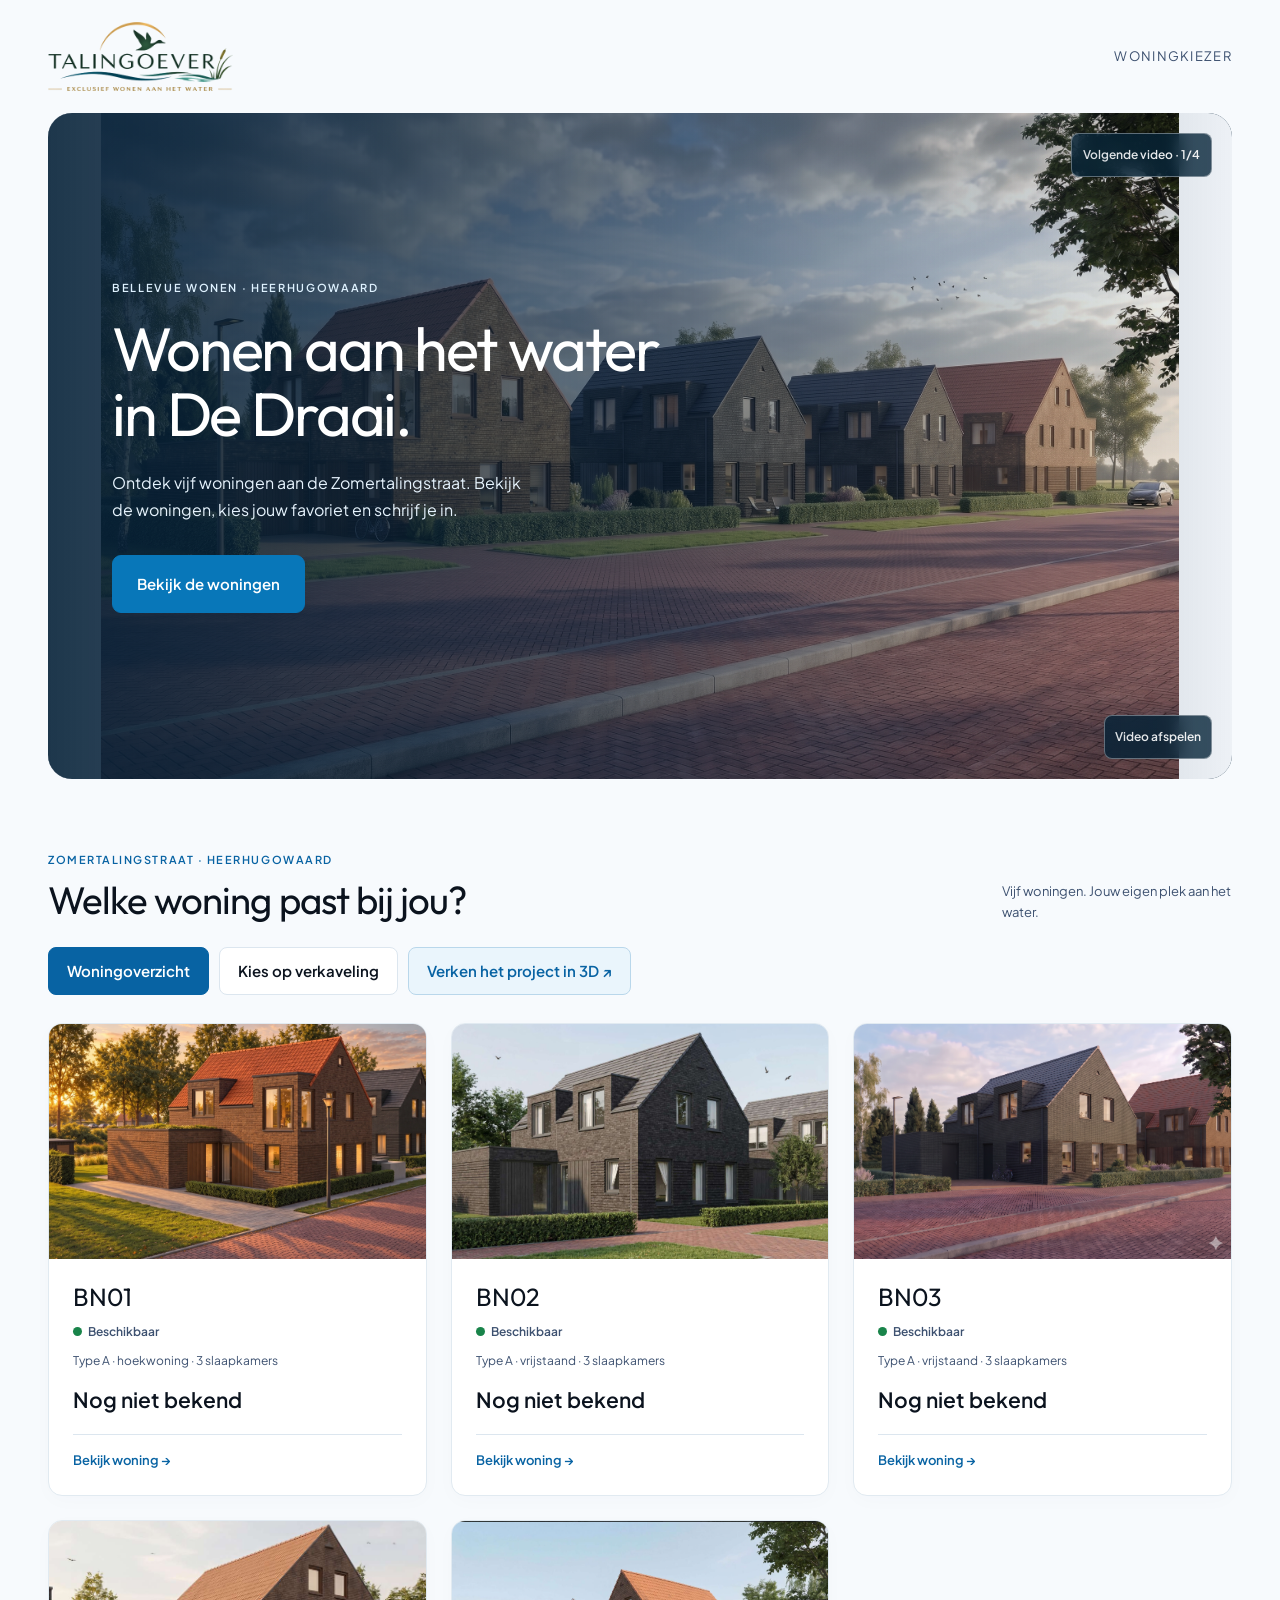
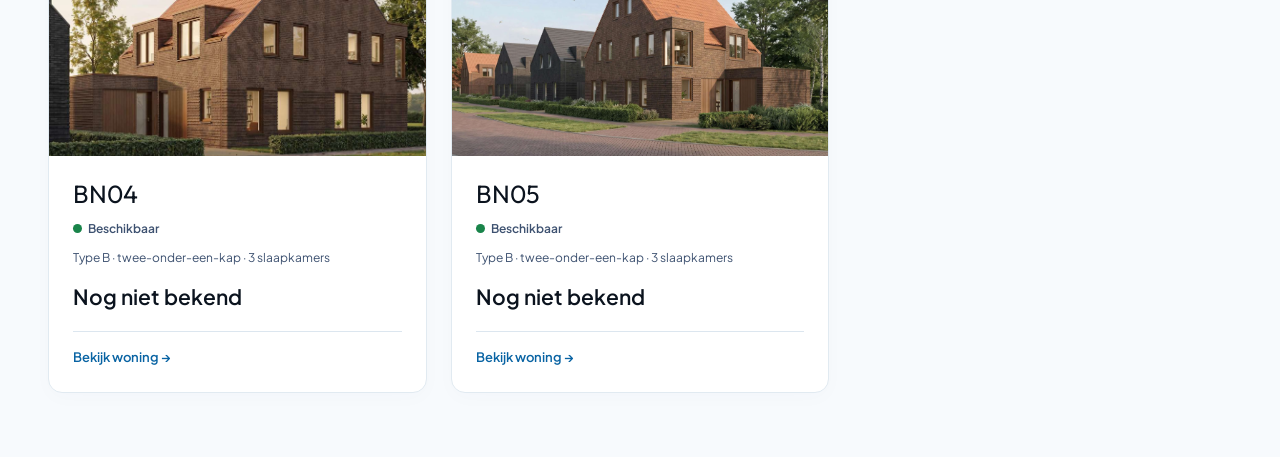
<file: index.html>
<!doctype html>
<html lang="nl">
<head>
<meta charset="utf-8">
<meta name="viewport" content="width=device-width, initial-scale=1">
<meta name="referrer" content="strict-origin-when-cross-origin">
<title>Zomertalingstraat | Bellevue Wonen</title>
<style>body{margin:0 auto;padding:clamp(8px,2vw,16px);max-width:1280px;background:#f5f8fc}</style>

<script src="./hero-loop.js"></script><style>#zt-overzicht-model .zt-download{display:inline-flex;align-items:center;justify-content:center;text-decoration:none;padding:.65em .9em;border-radius:8px;background:#0863a3;color:#fff;font-weight:600}</style></head>
<body>
<section id="zt-overzicht-model">
  <style>
    #zt-overzicht-model{color-scheme:light dark;--paper:light-dark(#f6f5f0,#1c2622);--surface:light-dark(#fff,#24312a);--ink:light-dark(#1e352e,#e7eee9);--muted:light-dark(#52665d,#b9c9c0);--line:light-dark(#d9e0d7,#41584b);--active:light-dark(#285746,#a8d3bc);--on-active:light-dark(#fff,#193329);background:var(--paper);color:var(--ink);padding:clamp(12px,3vw,26px);border-radius:14px;font:14px/1.45 system-ui,sans-serif}
    #zt-overzicht-model *{box-sizing:border-box}
    #zt-overzicht-model [hidden]{display:none!important}
    #zt-overzicht-model h2,#zt-overzicht-model h3,#zt-overzicht-model p{margin:0}
    #zt-overzicht-model h2{font:400 clamp(28px,5vw,45px)/1.08 Georgia,serif}
    #zt-overzicht-model h3{font:400 23px/1.15 Georgia,serif}
    #zt-overzicht-model .zt-small{font-size:12px;color:var(--muted)}
    #zt-overzicht-model .zt-status{display:inline-flex;align-items:center;gap:6px}
    #zt-overzicht-model .zt-available-dot{display:inline-block;flex:none;width:9px;height:9px;border-radius:50%;background:#19844a}
    #zt-overzicht-model .zt-map .zt-available-dot{margin-right:5px;vertical-align:middle}
    #zt-overzicht-model button{font:inherit;color:inherit;background:var(--surface);border:1px solid var(--line);border-radius:8px;padding:8px 11px}
    #zt-overzicht-model button[aria-pressed=true]{background:var(--active);color:var(--on-active);border-color:var(--active)}
    #zt-overzicht-model .zt-row{display:flex;flex-wrap:wrap;gap:6px;align-items:center}
    #zt-overzicht-model header{display:grid;grid-template-columns:minmax(0,1fr) minmax(0,1fr);gap:14px;align-items:center;margin:8px 0 14px}
    #zt-overzicht-model header img{width:100%;height:155px;object-fit:cover;border-radius:9px}
    #zt-overzicht-model header p{margin-top:4px}
    #zt-overzicht-model .zt-homes,#zt-overzicht-model .zt-gallery{display:grid;grid-template-columns:repeat(auto-fill,minmax(min(100%,180px),1fr));gap:9px;margin-top:9px}
    #zt-overzicht-model .zt-tile{width:100%;overflow:hidden;text-align:left;padding:0}
    #zt-overzicht-model .zt-tile img{width:100%;height:111px;object-fit:cover;display:block}
    #zt-overzicht-model .zt-tile.zt-plan img{height:160px;object-fit:contain;background:var(--paper)}
    #zt-overzicht-model .zt-label{display:grid;padding:7px 9px;gap:2px}
    #zt-overzicht-model .zt-cta{color:var(--active)}
    #zt-overzicht-model .zt-body{border:1px solid var(--line);border-radius:9px;background:var(--surface);padding:11px}
    #zt-overzicht-model .zt-price{font-size:18px;font-weight:650}
    #zt-overzicht-model .zt-body p{margin:7px 0}
    #zt-overzicht-model .zt-focus img{display:block;max-width:100%;max-height:365px;margin:9px auto;object-fit:contain}
    #zt-overzicht-model .zt-map{position:relative;margin-top:7px}
    #zt-overzicht-model .zt-map img{display:block;width:100%;height:auto}
    #zt-overzicht-model .zt-map button{position:absolute;padding:0;min-height:28px}
    @media(max-width:520px){#zt-overzicht-model header{grid-template-columns:1fr}#zt-overzicht-model header img{height:125px}}
  </style>
  <style>
    @font-face{font-family:ZT-Outfit;src:url([data-uri]) format("truetype");font-weight:400;font-display:swap}
    @font-face{font-family:ZT-Jakarta;src:url([data-uri]) format("truetype");font-weight:400;font-display:swap}
    @font-face{font-family:ZT-Jakarta;src:url([data-uri]) format("truetype");font-weight:600;font-display:swap}
    #zt-overzicht-model{color-scheme:light;--paper:#f5f8fc;--surface:#fff;--ink:#0b131e;--muted:#3d5170;--line:#dce6ef;--active:#0863a3;--on-active:#fff;--sky:#0d9df0;--pale:#eff9ff;background:radial-gradient(ellipse at 0 16%,#dff2ff 0,transparent 54%),var(--paper);font-family:ZT-Jakarta,system-ui,sans-serif;border-radius:20px}
    #zt-overzicht-model h2,#zt-overzicht-model h3{font-family:ZT-Outfit,system-ui,sans-serif;letter-spacing:-.025em}
    #zt-overzicht-model h2{font-size:clamp(28px,5vw,46px)}
    #zt-overzicht-model .zt-brand{display:flex;align-items:center;justify-content:space-between;gap:8px;padding:0 0 12px;margin:0 0 14px;border-bottom:1px solid var(--line)}
    #zt-overzicht-model .zt-brand img{display:block;width:230px;max-width:62%;height:auto}
    #zt-overzicht-model .zt-brand span{color:var(--muted);font-size:12px}
    #zt-overzicht-model header .zt-small:first-child{color:var(--active);letter-spacing:.09em;font-weight:600}
    #zt-overzicht-model header img{border-radius:24px 24px 14px 14px}
    #zt-overzicht-model button{border-radius:18px;font-weight:600}
    #zt-overzicht-model button:hover{border-color:var(--sky)}
    #zt-overzicht-model button:focus-visible{outline:2px solid var(--sky);outline-offset:2px}
    #zt-overzicht-model .zt-tile{border-radius:16px;box-shadow:0 5px 15px #0b131e08}
    #zt-overzicht-model .zt-label{padding:9px 10px 10px}
    #zt-overzicht-model .zt-label strong{font:400 17px/1.15 ZT-Outfit,system-ui,sans-serif}
    #zt-overzicht-model .zt-cta{margin-top:2px;font-weight:600}
    #zt-overzicht-model .zt-body{border-radius:16px}
    #zt-overzicht-model .zt-map button{border-radius:6px;background:#eff9ffec;color:var(--active);border-color:var(--sky)}
  </style>
  <div class="zt-brand"><img src="./logo-talingoever.png" alt="Talingoever – exclusief wonen aan het water"><span>Woningkiezer</span></div>
  <style>
    #zt-overzicht-model .zt-video{position:relative;min-width:0}
    #zt-overzicht-model .zt-video video{display:block;width:100%;height:auto;object-fit:contain;background:var(--paper)}
    #zt-overzicht-model .zt-video-toggle{position:absolute;right:9px;bottom:9px;background:#0b131ee8;color:#fff;border-color:#ffffff55;font-size:12px;padding:5px 10px}

  </style>
  <style>
    #zt-overzicht-model .zt-project-hero{min-width:0;display:grid;gap:7px;justify-items:start}
    #zt-overzicht-model .zt-project-hero > img{height:auto;object-fit:contain}
    #zt-overzicht-model .zt-project-hero .zt-video{width:100%}
    #zt-overzicht-model .zt-focus{margin-top:10px}
    #zt-overzicht-model .zt-zoom-controls{margin-bottom:8px}
    #zt-overzicht-model .zt-full-link{color:var(--active);text-underline-offset:3px}
    #zt-overzicht-model .zt-zoom-window{position:relative;max-height:710px;overflow:auto;background:var(--paper);border:1px solid var(--line);border-radius:10px}
    #zt-overzicht-model .zt-zoom-window img{display:block;width:calc(min(100%,var(--zt-fit,100%)) * var(--zt-scale,1));height:auto;max-width:none;max-height:none;margin:0 auto}
    #zt-overzicht-model .zt-focus-plan{--zt-fit:460px}
    #zt-overzicht-model .zt-zoom-controls button:disabled{opacity:.5}
    @media(max-width:520px){#zt-overzicht-model .zt-zoom-window{max-height:500px}}
  </style>
  <style>
    #zt-overzicht-model .zt-hero{position:relative;isolation:isolate;min-height:340px;display:flex;align-items:center;overflow:hidden;border-radius:20px;margin:8px 0 22px;background:#0b263c;color:#fff}
    #zt-overzicht-model .zt-hero .zt-video{position:absolute;inset:0;z-index:-2}
    #zt-overzicht-model .zt-hero .zt-video video,#zt-overzicht-model .zt-hero .zt-video img{width:100%;height:100%;object-fit:contain;border-radius:0}
    #zt-overzicht-model .zt-hero::after{content:"";position:absolute;inset:0;z-index:-1;background:linear-gradient(90deg,#061320eb,#06132080 60%,#06132020);pointer-events:none}
    #zt-overzicht-model .zt-hero-copy{padding:32px;max-width:620px}
    #zt-overzicht-model .zt-hero-copy p{margin:10px 0 18px}
    #zt-overzicht-model .zt-primary{background:#0863a3;color:white;border-color:#0863a3}
    #zt-overzicht-model .zt-register{margin-top:12px}
    #zt-overzicht-model dialog{width:min(600px,calc(100vw - 24px));max-height:90vh;overflow:auto;border:1px solid var(--line);border-radius:18px;background:var(--surface);color:var(--ink);padding:22px}
    #zt-overzicht-model dialog::backdrop{background:#061320b8}
    #zt-overzicht-model .zt-fields{display:grid;grid-template-columns:1fr 1fr;gap:12px;margin:18px 0}
    #zt-overzicht-model .zt-fields label{display:grid;gap:5px}
    #zt-overzicht-model .zt-wide{grid-column:1/-1}
    #zt-overzicht-model input,#zt-overzicht-model textarea,#zt-overzicht-model select{font:inherit;width:100%;min-width:0;padding:10px;border:1px solid var(--line);border-radius:8px;background:var(--surface);color:var(--ink)}
    #zt-overzicht-model .zt-consent{display:flex;align-items:flex-start;gap:9px;margin-bottom:15px;font-size:12px}
    #zt-overzicht-model .zt-consent input{width:auto;margin-top:3px}
    @media(max-width:520px){#zt-overzicht-model .zt-hero{min-height:300px}#zt-overzicht-model .zt-hero-copy{padding:22px}#zt-overzicht-model .zt-fields{grid-template-columns:1fr}}
  </style>
  <div data-screen></div>
  <script>
    (() => {
      const data = {"homes":[{"name":"BN01","note":null,"plans":[{"title":"Begane grond","src":"./media/plans/bouwnummers/bn01-basis.png","option":"./media/plans/bouwnummers/bn01-badkamer.png","pdf":"./media/plans/bouwnummers/bn01-bn02-bn03.pdf#page=1","optionPdf":"./media/plans/bouwnummers/bn01-bn02-bn03.pdf#page=2"},{"title":"1e verdieping","src":"./media/plans/verkoop/b-04.webp"}],"outside":["img/juist/a-hoek-voor.webp","a-hoek-water-1","a-hoek-water-2"],"inside":["img/juist/type-a-zithoek.webp","img/juist/type-a-naar-tuin.webp","img/juist/type-a-richting-voorzijde.webp","img/juist/type-a-slaapkamer.webp"],"type":"Type A · hoekwoning","bedrooms":3,"price":null,"status":"beschikbaar","floor3d":["img/juist/bn01-1e-verdieping-3d.png"]},{"name":"BN02","note":null,"plans":[{"title":"Begane grond","src":"./media/plans/bouwnummers/bn02-basis.png","option":"./media/plans/bouwnummers/bn02-badkamer.png","pdf":"./media/plans/bouwnummers/bn01-bn02-bn03.pdf#page=3","optionPdf":"./media/plans/bouwnummers/bn01-bn02-bn03.pdf#page=4"},{"title":"1e verdieping","src":"./media/plans/verkoop/b-07.webp"}],"outside":["img/juist/a1-straatzijde.png","img/juist/a1-voor.webp","img/juist/a1-tuin.webp"],"inside":["img/juist/type-a-zithoek.webp","img/juist/type-a-naar-tuin.webp","img/juist/type-a-richting-voorzijde.webp","img/juist/type-a-slaapkamer.webp"],"type":"Type A · vrijstaand","bedrooms":3,"price":null,"status":"beschikbaar","floor3d":["img/juist/bn02-bn03-1e-verdieping-3d.png"]},{"name":"BN03","note":null,"plans":[{"title":"Begane grond","src":"./media/plans/bouwnummers/bn03-basis.png","option":"./media/plans/bouwnummers/bn03-badkamer.png","pdf":"./media/plans/bouwnummers/bn01-bn02-bn03.pdf#page=5","optionPdf":"./media/plans/bouwnummers/bn01-bn02-bn03.pdf#page=6"},{"title":"1e verdieping","src":"./media/plans/verkoop/b-10.webp"}],"outside":["img/juist/a2-straatzijde-nieuw.jpg","img/juist/a2-voor.webp","img/juist/a2-tuin.webp"],"inside":["img/juist/type-a-zithoek.webp","img/juist/type-a-naar-tuin.webp","img/juist/type-a-richting-voorzijde.webp","img/juist/type-a-slaapkamer.webp"],"type":"Type A · vrijstaand","bedrooms":3,"price":null,"status":"beschikbaar","floor3d":["img/juist/bn02-bn03-1e-verdieping-3d.png"]},{"name":"BN04","note":"De badkameroptie voor BN04 is afgeleid van BN05 en wordt nog door de architect bevestigd.","plans":[{"title":"Begane grond","src":"./media/plans/b-correct/begane-grond.png","option":"./media/plans/b-correct/b-links-optie.png","pdf":"./media/plans/b-correct/b-overzicht.pdf#page=1","optionPdf":"./media/plans/b-correct/b-links-optie.pdf#page=1"},{"title":"1e verdieping","src":"./media/plans/b-correct/b-links-verdieping.png","pdf":"./media/plans/b-correct/b-overzicht.pdf#page=3"},{"title":"Zolder","src":"./media/plans/verkoop/b-14.webp"}],"outside":["img/juist/bn04-hoofdfoto.png","img/juist/b-links-voor.webp","img/juist/b-links-tuin.webp","img/juist/b-links-rechts-voor.webp"],"inside":["img/juist/b-links-interieur.webp","img/juist/b-links-interieur-2.webp","img/juist/bn04-zolder.png"],"type":"Type B · twee-onder-een-kap","bedrooms":3,"price":null,"status":"beschikbaar","floor3d":["img/juist/bn04-1e-verdieping-3d.png"]},{"name":"BN05","note":null,"plans":[{"title":"Begane grond","src":"./media/plans/b-correct/begane-grond.png","option":"./media/plans/b-correct/b-rechts-optie.png","pdf":"./media/plans/b-correct/b-overzicht.pdf#page=1","optionPdf":"./media/plans/b-correct/b-overzicht.pdf#page=2"},{"title":"1e verdieping","src":"./media/plans/b-correct/b-rechts-verdieping.png","pdf":"./media/plans/b-correct/b-overzicht.pdf#page=3"},{"title":"Zolder","src":"./media/plans/verkoop/b-18.webp"}],"outside":["img/juist/bn05-hoofdfoto.png","img/juist/b-links-rechts-voor.webp","img/juist/b-rechts-tuin.webp"],"inside":["img/juist/b-rechts-interieur.webp","img/juist/bn05-keuken-en-woonkamer.jpg","img/juist/bn05-zolder.png"],"type":"Type B · twee-onder-een-kap","bedrooms":3,"price":null,"status":"beschikbaar","floor3d":["img/juist/bn05-1e-verdieping-3d.png"]}],"photos":{"img/juist/a-hoek-voor.webp":{"title":"BN01 · vooraanzicht","src":"./media/img/juist/a-hoek-voor.webp"},"img/juist/a1-voor.webp":{"title":"BN02 · vooraanzicht","src":"./media/img/juist/a1-voor.webp"},"img/juist/a1-tuin.webp":{"title":"BN02 · tuin","src":"./media/img/juist/a1-tuin.webp"},"img/juist/a2-voor.webp":{"title":"BN03 · vooraanzicht","src":"./media/img/juist/a2-voor.webp"},"img/juist/a2-tuin.webp":{"title":"BN03 · tuin","src":"./media/img/juist/a2-tuin.webp"},"img/juist/b-links-voor.webp":{"title":"BN04 · vooraanzicht","src":"./media/img/juist/b-links-voor.webp"},"img/juist/b-links-tuin.webp":{"title":"BN04 · tuinaanzicht","src":"./media/img/juist/b-links-tuin.webp"},"img/juist/b-rechts-tuin.webp":{"title":"BN05 · tuinaanzicht","src":"./media/img/juist/bn05-tuinaanzicht.jpg"},"img/juist/b-links-rechts-voor.webp":{"title":"BN04 en BN05 · vooraanzicht","src":"./media/img/juist/b-links-rechts-voor.webp"},"img/juist/type-a-zithoek.webp":{"title":"Type A · zithoek","src":"./media/img/juist/type-a-zithoek.webp"},"img/juist/type-a-naar-tuin.webp":{"title":"Type A · interieur richting tuin","src":"./media/img/juist/type-a-naar-tuin.webp"},"img/juist/type-a-richting-voorzijde.webp":{"title":"Type A · interieur richting voorzijde","src":"./media/img/juist/type-a-richting-voorzijde.webp"},"img/juist/type-a-slaapkamer.webp":{"title":"Type A · slaapkamer richting tuin","src":"./media/img/juist/type-a-slaapkamer.webp"},"img/juist/b-links-interieur.webp":{"title":"BN04 · interieur 1","src":"./media/img/juist/b-links-interieur.webp"},"img/juist/b-links-interieur-2.webp":{"title":"BN04 · interieur 2","src":"./media/img/juist/b-links-interieur-2.webp"},"img/juist/b-rechts-interieur.webp":{"title":"BN05 · interieur","src":"./media/img/juist/b-rechts-interieur.webp"},"img/juist/project-vogelvlucht.webp":{"title":"Zomertalingstraat · vogelvlucht","src":"./media/img/juist/project-vogelvlucht.webp"},"img/juist/project-straatbeeld.webp":{"title":"Zomertalingstraat · straatbeeld","src":"./media/img/juist/project-straatbeeld.webp"},"img/juist/a1-straatzijde.png":{"title":"BN02 · straatzijde","src":"./media/img/juist/a1-straatzijde.png"},"img/juist/a2-straatzijde-nieuw.jpg":{"title":"BN03 · straatzijde","src":"./media/img/juist/bn03-hoofdfoto.png"},"a-hoek-water-1":{"title":"BN01 · vanaf het water 1","src":"./media/img/juist/a-hoek-water-1.png"},"a-hoek-water-2":{"title":"BN01 · vanaf het water 2","src":"./media/img/juist/a-hoek-water-2.png"},"img/juist/bn04-hoofdfoto.png":{"title":"BN04 · vooraanzicht","src":"./media/img/juist/bn04-hoofdfoto.png"},"img/juist/bn05-keuken-en-woonkamer.jpg":{"title":"BN05 · keuken en woonkamer","src":"./media/img/juist/bn05-keuken-en-woonkamer.jpg"},"img/juist/bn05-hoofdfoto.png":{"title":"BN05 · straatzijde","src":"./media/img/juist/bn05-hoofdfoto.png"},"img/juist/bn04-zolder.png":{"title":"BN04 · zolder","src":"./media/img/juist/bn04-zolder.png"},"img/juist/bn05-zolder.png":{"title":"BN05 · zolder","src":"./media/img/juist/bn05-zolder.png"},"img/juist/bn01-1e-verdieping-3d.png":{"title":"1e verdieping · 3D","src":"./media/img/juist/bn01-1e-verdieping-3d.png"},"img/juist/bn02-bn03-1e-verdieping-3d.png":{"title":"1e verdieping · 3D","src":"./media/img/juist/bn02-bn03-1e-verdieping-3d.png"},"img/juist/bn04-1e-verdieping-3d.png":{"title":"1e verdieping · 3D","src":"./media/img/juist/bn04-1e-verdieping-3d.png"},"img/juist/bn05-1e-verdieping-3d.png":{"title":"1e verdieping · 3D","src":"./media/img/juist/bn05-1e-verdieping-3d.png"}},"project":["img/juist/project-vogelvlucht.webp","img/juist/project-straatbeeld.webp"],"hero":"./media/img/zomertaling-straat-hero.jpg","map":"./media/img/verkaveling.png","pdf":"./media/plans/verkoop/plattegronden-zomertaling.pdf"};
      const root = document.getElementById("zt-overzicht-model");
      const screen = root.querySelector("[data-screen]");
      const bounds = [[44,155],[229,164],[423,154],[605,96],[719,96]];
      const money = new Intl.NumberFormat("nl-NL",{style:"currency",currency:"EUR",maximumFractionDigits:0});
      const price = unit => unit.price == null ? "Nog niet bekend" : money.format(unit.price) + " v.o.n.";
      const status = unit => ({beschikbaar:"Beschikbaar",optie:"In optie",verkocht:"Verkocht"}[unit.status] || "Status volgt");
      const availableDot = unit => unit.status === "beschikbaar" ? '<span class="zt-available-dot" aria-hidden="true"></span>' : "";
      const statusLabel = unit => `<span class="zt-status">${availableDot(unit)}${status(unit)}</span>`;
      const show = (label,key,value,pressed) => `<button type="button" data-${key}="${value}"${pressed===undefined?"":` aria-pressed="${pressed}"`}>${label}</button>`;
      let home = null, tab = "plans", group = "outside", option = false, expanded = null, map = false, overviewVideo = false;
      function mapView(){
        return `<div class="zt-map"><img src="${data.map}" width="849" height="436" alt="Verkaveling van vijf woningen met achtertuinen aan het water">
          ${bounds.map(([x,w],i)=>{
            const unit = data.homes[i];
            return `<button type="button" data-home="${i}" aria-label="Bekijk ${unit.name}, ${status(unit)}" style="left:${x/849*100}%;width:${w/849*100}%;top:13%;height:15%">${availableDot(unit)}${unit.name}</button>`;
          }).join("")}</div>`;
      }
      function overview(){
        return `<div class="zt-hero">
          ${videoMedia("zomertaling-waterzijde.mp4",{src:data.hero,title:"Zomertalingstraat aan het water"},"Zomertalingstraat vanaf het water")}
          <div class="zt-hero-copy"><p class="zt-small" style="color:#dff2ff">BELLEVUE WONEN · HEERHUGOWAARD</p><h2>Wonen aan het water<br>in De Draai.</h2><p>Ontdek vijf woningen aan de Zomertalingstraat. Bekijk de woningen, kies jouw favoriet en schrijf je in.</p>${show("Bekijk de woningen","browse",1)}</div>
        </div><div class="zt-section-heading"><div><p class="zt-eyebrow">ZOMERTALINGSTRAAT · HEERHUGOWAARD</p><h3 id="zt-homes-title">Welke woning past bij jou?</h3></div><p>Vijf woningen. Jouw eigen plek aan het water.</p></div>
          <div class="zt-row" role="group" aria-label="Manier van kiezen">${show("Woningoverzicht","map",0,!map)}${show("Kies op verkaveling","map",1,map)}<a href="./verken-3d/index.html" style="display:inline-flex;padding:11px 18px;border:1px solid #b9d7eb;border-radius:8px;background:#eaf5fc;color:#0863a3;text-decoration:none;font-weight:600">Verken het project in 3D ↗</a></div>
          ${map ? mapView() : `<div class="zt-homes">${data.homes.map((unit,i)=>`<button type="button" class="zt-tile" data-home="${i}">
            <img src="${data.photos[unit.outside[0]].src}" alt="">
            <span class="zt-label"><strong>${unit.name}</strong><span class="zt-small">${statusLabel(unit)}</span><span class="zt-card-type">${unit.type} · ${unit.bedrooms} slaapkamers</span><span class="zt-card-price">${price(unit)}</span><span class="zt-cta">Bekijk woning →</span></span>
          </button>`).join("")}</div>`}`;
      }
      function overviewMedia(){
        const photo = {src:data.hero,title:"Straatbeeld van de Zomertalingstraat"};
        const media = overviewVideo
          ? videoMedia("zomertaling-waterzijde.mp4", photo, "Projectimpressie vanaf het water")
          : `<img src="${photo.src}" alt="${photo.title}">`;
        return `<div class="zt-project-hero">${media}${show(overviewVideo?"Toon straatbeeld":"Bekijk video vanaf het water","film",1)}</div>`;
      }
      function heroMedia(unit){
        const photo = data.photos[unit.outside[0]];
        if(unit.name === "BN03") return videoMedia("zomertaling-waterzijde.mp4", photo, "Video-impressie van type A vanaf het water");
        if(unit.name === "BN01") return videoMedia("a-hoek-impressie.mp4", photo, "Video-impressie van de hoekwoning");
        if(unit.name === "BN02") return videoMedia("zomertaling-waterzijde.mp4", photo, "Video-impressie van type A vanaf het water");
        if(unit.name.startsWith("A-standaard")) return videoMedia("zomertaling-waterzijde.mp4", photo, "Gedeelde projectimpressie vanaf het water");
        return videoMedia("b-woningen-impressie.mp4", photo, "Video-impressie van de tweekapper");
      }
      function videoMedia(file, photo, label){
        const auto = matchMedia("(prefers-reduced-motion: reduce)").matches ? "" : " autoplay";
        return `<div class="zt-video">
          <video src="./${file}" poster="${photo.src}" muted loop playsinline${auto} preload="metadata" aria-label="${label}"></video>
          <img src="${photo.src}" alt="${photo.title}" data-video-fallback hidden>
          <button type="button" class="zt-video-toggle" data-video-toggle>Video afspelen</button>
        </div>`;
      }
      const zoomLevels = [1, 1.5, 2, 3, 4];
      let zoomIndex = 0;
      function focusedMedia(item, plans){
        const pageNumber = plans && !item.imageOnly && !item.pdf ? Number(item.src.match(/b-(\d+)\.webp$/)[1]) : null;
        const link = plans && !item.imageOnly ? (item.pdf || data.pdf + "#page=" + pageNumber) : item.src;
        return `<div class="zt-focus${plans ? " zt-focus-plan" : ""}">
          <div class="zt-row zt-zoom-controls">
            ${show(plans?"Terug naar plattegronden":"Terug naar beelden","close",1)}
            <button type="button" data-zoom="-1" aria-label="Uitzoomen" disabled>−</button>
            <span data-zoom-label aria-live="polite">100%</span>
            <button type="button" data-zoom="1" aria-label="Inzoomen">+</button>
            <a class="zt-full-link" href="${link}" target="_blank" rel="noopener">${plans && !item.imageOnly ? "Open dit blad in PDF ↗" : "Open op ware grootte ↗"}</a>
          </div>
          <div class="zt-zoom-window" data-zoom-window tabindex="0" role="region" aria-label="${item.title}">
            <img src="${item.src}" alt="${item.title}">
          </div>
        </div>`;
      }
      function zoomMedia(step){
        const area = screen.querySelector("[data-zoom-window]");
        const image = area.querySelector("img");
        if(!image.offsetWidth || !image.offsetHeight) return;
        const x = (area.scrollLeft + area.clientWidth / 2 - image.offsetLeft) / image.offsetWidth;
        const y = (area.scrollTop + area.clientHeight / 2) / image.offsetHeight;
        zoomIndex = Math.max(0, Math.min(zoomLevels.length-1, zoomIndex+step));
        const scale = zoomLevels[zoomIndex];
        area.style.setProperty("--zt-scale", scale);
        area.scrollLeft = x * image.offsetWidth + image.offsetLeft - area.clientWidth / 2;
        area.scrollTop = y * image.offsetHeight - area.clientHeight / 2;
        screen.querySelector("[data-zoom-label]").textContent = Math.round(scale*100) + "%";
        screen.querySelector('[data-zoom="-1"]').disabled = zoomIndex === 0;
        screen.querySelector('[data-zoom="1"]').disabled = zoomIndex === zoomLevels.length-1;
      }
      function detail(){
        const unit = data.homes[home], plans = tab === "plans";
        const list = plans ? unit.plans.flatMap(plan=>{
          const drawing = {title:plan.title,src:option&&plan.option?plan.option:plan.src,pdf:option&&plan.option?plan.optionPdf:plan.pdf};
          if(plan.title!=="1e verdieping") return [drawing];
          return [drawing, ...unit.floor3d.map(key=>({...data.photos[key], imageOnly:true}))];
        })
          : (group==="project"?data.project:unit[group]).map(src=>data.photos[src]);
        const tabs = show("Plattegronden","tab","plans",plans)+show("Impressies","tab","photos",!plans);
        const controls = plans
          ? show("Basis","option",0,!option)+show("Badkamer beneden","option",1,option)
          : [["outside","Buiten"],["inside","Binnen"],["floor3d","1e verdieping (3D)"],["project","Project"]].map(([key,label])=>show(label,"group",key,group===key)).join("");
        const current = list[expanded];
        const gallery = expanded!==null && current
          ? focusedMedia(current, plans)
          : list.length ? `<div class="zt-gallery">${list.map((item,i)=>`<button type="button" class="zt-tile${plans||group==="floor3d"?" zt-plan":""}" data-image="${i}">
            <img src="${item.src}" alt="" loading="lazy"><span class="zt-label">${item.title}</span></button>`).join("")}</div>`
          : "<p>Voor deze woning is geen binnenimpressie beschikbaar.</p>";
        return `${show("← Alle woningen","back",1)}
          <header><div><p class="zt-small">ZOMERTALINGSTRAAT</p><h2>${unit.name}</h2><p>${unit.type}</p>
            <p class="zt-price">${price(unit)}</p><p class="zt-small">${statusLabel(unit)} · ${unit.bedrooms} slaapkamers</p><a class="zt-primary zt-register zt-download" href="./Zomertalingstraat-inschrijfformulier.pdf" download>Download inschrijfformulier (PDF)</a></div>
            ${heroMedia(unit)}</header>
          <div class="zt-body"><div class="zt-row" role="group" aria-label="Woninginformatie">${tabs}</div>
            <p class="zt-small">${plans?"Klik op een plattegrond om te vergroten.":"Beelden van de woning en het project"}</p><div class="zt-row">${controls}</div>
            ${plans&&option&&unit.note?`<p class="zt-small">${unit.note}</p>`:""}${gallery}</div><div class="zt-mobile-register"><div><small>${unit.name}</small><strong>${price(unit)}</strong></div><a class="zt-primary zt-download" href="./Zomertalingstraat-inschrijfformulier.pdf" download>Download inschrijfformulier (PDF)</a></div>`;
      }
      function render(){
        screen.innerHTML = home===null ? overview() : detail();
        root.classList.toggle("zt-detail-open",home!==null);
        const video = screen.querySelector(".zt-video video");
        if(!video) return;
        const button = screen.querySelector("[data-video-toggle]");
        const fallback = screen.querySelector("[data-video-fallback]");
        if(home===null){window.setupHeroLoop(video,video.parentElement,button);return;}
        const updateLabel = () => { button.textContent = video.paused ? "Video afspelen" : "Video pauzeren"; };
        video.addEventListener("play", updateLabel);
        video.addEventListener("pause", updateLabel);
        video.addEventListener("error", () => {
          screen.querySelector("[data-video-next]")?.remove();
          video.hidden = true;
          button.hidden = true;
          fallback.hidden = false;
        });
        video.muted = true;
        if(video.autoplay) video.play().catch(updateLabel);
      }
      root.addEventListener("click", event=>{
        const button = event.target.closest("button");
        if(!button) return;
        if(button.hasAttribute("data-browse")){root.querySelector(".zt-homes, .zt-map")?.scrollIntoView({behavior:matchMedia("(prefers-reduced-motion: reduce)").matches?"instant":"smooth",block:"start"});return;}
        if(button.hasAttribute("data-video-next")){const video=screen.querySelector(".zt-video video");video.heroController?.next();return;}
        if(button.hasAttribute("data-video-toggle")){
          const video = screen.querySelector(".zt-video video");
          if(video.heroController){video.heroController.toggle();return;}
          if(video.paused) video.play().catch(() => {});
          else video.pause();
          return;
        }
        if(button.hasAttribute("data-zoom")){
          zoomMedia(Number(button.dataset.zoom));
          return;
        }
        const [key,value] = Object.entries(button.dataset)[0];
        const previous = home;
        if(key==="home"){home=Number(value);tab="plans";group="outside";option=false;}
        if(key==="back") home=null;
        if(key==="map") map=value==="1";
        if(key==="film") overviewVideo = !overviewVideo;
        if(key==="tab") tab=value;
        if(key==="group") group=value;
        if(key==="option") option=value==="1";
        expanded=key==="image"?Number(value):null;
        zoomIndex = 0;
        render();
        if(key==="home") root.querySelector("[data-back]")?.focus();
        else if(key==="back") root.querySelector(`[data-home="${previous}"]`)?.focus();
        else if(key==="image") root.querySelector("[data-close]")?.focus();
        else if(key==="close") root.querySelector("[data-image]")?.focus();
        else root.querySelector(`[data-${key}="${value}"]`)?.focus();
      });
      const fromHash=()=>{const m=location.hash.match(/^#bn0([1-5])$/);return m?Number(m[1])-1:null;};
      home=fromHash();
      addEventListener("hashchange",()=>{const h=fromHash();if(h!==home){home=h;tab="plans";group="outside";option=false;expanded=null;render();}});
      render();
    })();
  </script>
</section>
<style>
body{max-width:none;padding:0;background:#f7fafd}
#zt-overzicht-model{max-width:1440px;margin:auto;padding:0 48px 64px;border-radius:0;background:#f7fafd;font-size:15px;line-height:1.6}
#zt-overzicht-model .zt-brand{min-height:100px;margin:0;border:0;padding:22px 0}
#zt-overzicht-model .zt-brand img{width:185px}
#zt-overzicht-model .zt-brand span{font-size:13px;letter-spacing:.1em;text-transform:uppercase}
#zt-overzicht-model button{cursor:pointer;min-height:44px;transition:box-shadow .2s,transform .2s,border-color .2s}
#zt-overzicht-model .zt-hero{min-height:0;aspect-ratio:16/9;margin:0 0 72px;border-radius:24px;align-items:center}
#zt-overzicht-model .zt-hero .zt-video{z-index:0;position:absolute;inset:0}
#zt-overzicht-model .zt-hero::after{z-index:1;background:linear-gradient(90deg,#062138e6 0%,#06213880 54%,#06213808 100%)}
#zt-overzicht-model .zt-hero-copy{position:relative;z-index:2;max-width:700px;padding:clamp(28px,5vw,72px);pointer-events:none}
#zt-overzicht-model .zt-hero-copy button{pointer-events:auto;background:#0877b9;color:#fff;border-color:#0877b9;padding:16px 24px;border-radius:9px;margin-top:10px}
#zt-overzicht-model .zt-hero-copy h2{font-size:clamp(36px,4.8vw,68px);line-height:1.06;letter-spacing:-.035em;font-weight:500}
#zt-overzicht-model .zt-hero-copy p:not(.zt-small){font-size:16px;line-height:1.7;max-width:430px;color:#e6f3fd;margin:22px 0}
#zt-overzicht-model .zt-hero-copy .zt-small{letter-spacing:.15em;font-size:11px;font-weight:600;margin:0 0 20px}
#zt-overzicht-model .zt-hero .zt-video-toggle{position:absolute;z-index:3;bottom:20px;right:20px;background:#052337c9;color:#fff;border:1px solid #ffffff65;border-radius:8px;backdrop-filter:blur(8px)}
#zt-overzicht-model .zt-section-heading{display:flex;align-items:end;justify-content:space-between;gap:24px;margin-bottom:24px}
#zt-overzicht-model .zt-section-heading h3{font-size:clamp(28px,3vw,42px);font-weight:500;line-height:1.15;margin-top:10px}
#zt-overzicht-model .zt-section-heading>p{font-size:13px;color:var(--muted);max-width:230px}
#zt-overzicht-model .zt-eyebrow{font-size:11px;letter-spacing:.14em;color:var(--active);font-weight:700}
#zt-overzicht-model .zt-row{gap:10px;margin:16px 0}
#zt-overzicht-model .zt-row button{padding:11px 18px;border-radius:8px}
#zt-overzicht-model .zt-homes{grid-template-columns:repeat(3,minmax(0,1fr));gap:24px;margin-top:28px;scroll-margin-top:24px}
#zt-overzicht-model .zt-tile{border-radius:14px;border-color:#e1eaf1;box-shadow:0 5px 20px #143b5705}
#zt-overzicht-model .zt-homes .zt-tile:hover{transform:translateY(-5px);box-shadow:0 14px 32px #143b5714}
#zt-overzicht-model .zt-homes .zt-tile img{height:auto;aspect-ratio:16/10;object-fit:cover}
#zt-overzicht-model .zt-homes .zt-label{padding:24px;gap:10px}
#zt-overzicht-model .zt-label strong{font-size:25px;font-weight:500}
#zt-overzicht-model .zt-card-type{font-size:12px;color:var(--muted);font-weight:400}
#zt-overzicht-model .zt-card-price{font-size:21px;font-weight:700;margin-top:3px}
#zt-overzicht-model .zt-homes .zt-cta{border-top:1px solid var(--line);padding-top:15px;margin-top:7px;font-size:13px}
#zt-overzicht-model header{grid-template-columns: .8fr 1.2fr;gap:48px;margin:28px 0 48px;background:#fff;border-radius:20px;padding:36px}
#zt-overzicht-model header h2{font-size:clamp(36px,4vw,56px);margin:12px 0}
#zt-overzicht-model header p{margin-top:12px}
#zt-overzicht-model header .zt-price{font-size:28px;margin-top:24px}
#zt-overzicht-model .zt-primary{background:#0877b9;color:#fff;border-color:#0877b9;border-radius:8px;padding:14px 22px}
#zt-overzicht-model header .zt-video video{height:auto;max-height:none;object-fit:contain;border-radius:12px}
#zt-overzicht-model header .zt-video img{height:auto;object-fit:contain}
#zt-overzicht-model .zt-body{padding:28px;border-radius:20px}
#zt-overzicht-model .zt-gallery{grid-template-columns:repeat(3,minmax(0,1fr));gap:20px;margin-top:24px}
#zt-overzicht-model .zt-gallery .zt-tile img{height:auto;aspect-ratio:16/11}
#zt-overzicht-model .zt-gallery .zt-plan img{aspect-ratio:3/4;object-fit:contain}
#zt-overzicht-model .zt-gallery .zt-label{padding:16px;font-size:13px}
#zt-overzicht-model .zt-mobile-register{display:none}
@media(min-width:761px){#zt-overzicht-model .zt-homes .zt-tile{animation:zt-enter .5s both}#zt-overzicht-model .zt-homes .zt-tile:nth-child(2){animation-delay:.06s}#zt-overzicht-model .zt-homes .zt-tile:nth-child(3){animation-delay:.12s}}
@keyframes zt-enter{from{opacity:0;transform:translateY(14px)}to{opacity:1;transform:translateY(0)}}
@media(max-width:1050px){#zt-overzicht-model{padding:0 28px 48px}#zt-overzicht-model .zt-homes{grid-template-columns:repeat(2,minmax(0,1fr))}#zt-overzicht-model header{padding:24px;gap:24px}}
@media(max-width:760px){#zt-overzicht-model{padding:0 18px 40px}#zt-overzicht-model .zt-brand{min-height:80px;padding:18px 0}#zt-overzicht-model .zt-brand img{width:148px}#zt-overzicht-model .zt-brand span{font-size:10px;letter-spacing:.05em}#zt-overzicht-model .zt-hero{display:block;aspect-ratio:auto;margin:0 -18px 42px;border-radius:0;overflow:hidden}#zt-overzicht-model .zt-hero .zt-video{position:relative;aspect-ratio:16/9;width:100%}#zt-overzicht-model .zt-hero::after{display:none}#zt-overzicht-model .zt-hero-copy{padding:30px 24px 36px;max-width:none}#zt-overzicht-model .zt-hero-copy h2{font-size:42px}#zt-overzicht-model .zt-hero-copy p:not(.zt-small){font-size:14px;margin:18px 0}#zt-overzicht-model .zt-hero .zt-video-toggle{bottom:10px;right:10px;font-size:11px;min-height:36px}#zt-overzicht-model .zt-section-heading{display:block}#zt-overzicht-model .zt-section-heading>p{max-width:none;margin-top:14px}#zt-overzicht-model .zt-homes{gap:18px}#zt-overzicht-model .zt-homes .zt-label{padding:18px}#zt-overzicht-model header{grid-template-columns:1fr;gap:24px;padding:24px;margin:24px 0}#zt-overzicht-model .zt-gallery{grid-template-columns:repeat(2,minmax(0,1fr));gap:12px}#zt-overzicht-model .zt-body{padding:16px}#zt-overzicht-model.zt-detail-open{padding-bottom:116px}#zt-overzicht-model .zt-mobile-register{display:flex;align-items:center;justify-content:space-between;gap:12px;position:fixed;bottom:0;left:0;right:0;z-index:20;padding:14px 18px max(14px,env(safe-area-inset-bottom));background:#ffffffed;backdrop-filter:blur(14px);box-shadow:0 -6px 25px #082b4110;border-top:1px solid var(--line)}#zt-overzicht-model .zt-mobile-register>div{display:grid}#zt-overzicht-model .zt-mobile-register small{font-size:11px;color:var(--muted)}#zt-overzicht-model .zt-mobile-register strong{font-size:16px}#zt-overzicht-model .zt-mobile-register button{font-size:13px;padding:12px 18px}}
@media(max-width:480px){#zt-overzicht-model .zt-homes{grid-template-columns:1fr}#zt-overzicht-model .zt-gallery{grid-template-columns:1fr 1fr}#zt-overzicht-model .zt-row button{padding:10px 12px;font-size:12px}}
@media(prefers-reduced-motion:reduce){#zt-overzicht-model *,#zt-overzicht-model *::before,#zt-overzicht-model *::after{animation:none!important;transition:none!important;scroll-behavior:auto!important}}
</style>

<style>#zt-overzicht-model .zt-hero .zt-video-next{position:absolute;z-index:3;right:20px;top:20px;background:#052337c9;color:#fff;border:1px solid #ffffff65;border-radius:8px;font-size:12px;backdrop-filter:blur(8px)}@media(max-width:760px){#zt-overzicht-model .zt-hero .zt-video-next{top:10px;right:10px;font-size:11px;min-height:36px}}</style><style>#zt-overzicht-model .zt-hero .zt-video.zt-loop{aspect-ratio:16/9}#zt-overzicht-model .zt-hero .zt-loop video{position:absolute;inset:0;width:100%;height:100%;object-fit:contain;transition:opacity .8s ease-in-out}#zt-overzicht-model .zt-hero .zt-loop .zt-video-toggle,#zt-overzicht-model .zt-hero .zt-loop .zt-video-next{z-index:4}@media(prefers-reduced-motion:reduce){#zt-overzicht-model .zt-hero .zt-loop video{transition:none}}</style></body>
</html>
</file>
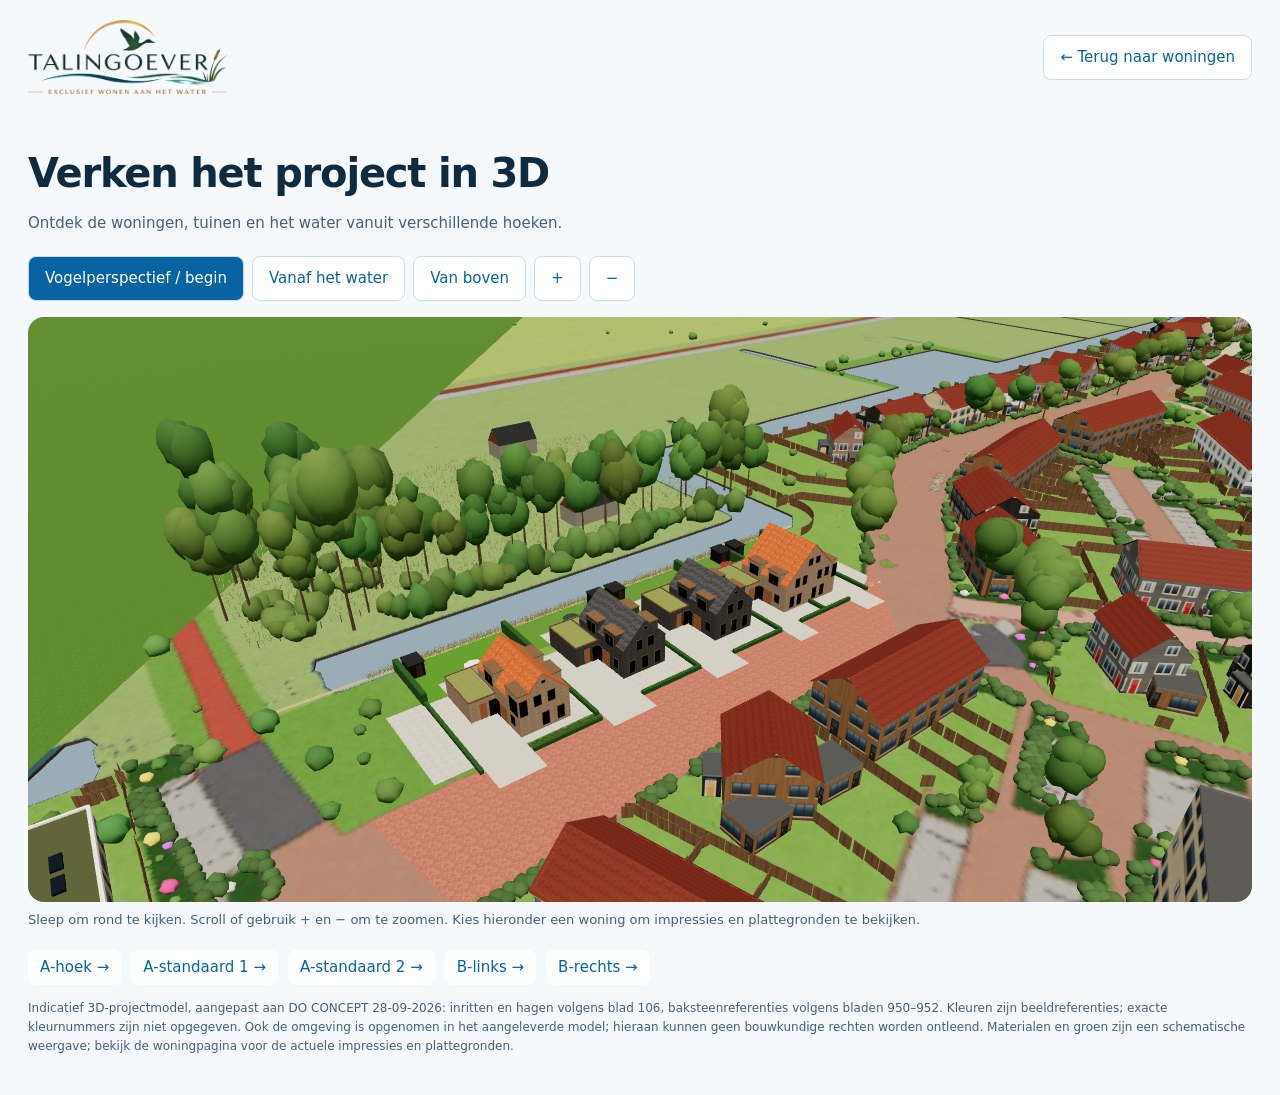
<file: verken-3d/index.html>
<!doctype html><html lang="nl"><head><meta charset="utf-8"><meta name="viewport" content="width=device-width,initial-scale=1"><title>Verken het project in 3D | Bellevue Wonen</title>
<style>*{box-sizing:border-box}body{margin:0;background:#f5f9fc;color:#102b40;font:15px/1.55 system-ui,sans-serif}header,main{max-width:1400px;margin:auto;padding:20px 28px}header{display:flex;justify-content:space-between;align-items:center}header img{width:200px}a{color:#0863a3}h1{font-size:clamp(26px,4vw,40px);letter-spacing:-.03em;margin:8px 0}p{margin:8px 0 20px;color:#476078}.toolbar{display:flex;flex-wrap:wrap;gap:8px;margin:16px 0}button,.back{font:inherit;cursor:pointer;padding:10px 16px;background:white;border:1px solid #cbdce8;border-radius:8px;color:#0863a3;text-decoration:none}button[aria-pressed=true]{color:white;background:#0863a3}button:focus-visible,a:focus-visible{outline:3px solid #00a0f0;outline-offset:3px}#site3d{height:min(65vh,730px);min-height:360px;position:relative;overflow:hidden;border-radius:16px;background:#d9e8ef}canvas{display:block;width:100%;height:100%;touch-action:none}.glabel{position:absolute;transform:translate(-50%,-50%);font-size:11px;padding:6px 9px;box-shadow:0 3px 12px #1234;background:#ffffffed}.glabel b,.glabel span{display:block}.glabel span{font-size:10px}#loading3d{position:absolute;inset:0;display:grid;place-content:center;background:#eaf3f9;z-index:3}.note{font-size:12px}.homes{display:flex;gap:10px;flex-wrap:wrap;margin:14px 0}.homes a{padding:6px 12px;background:white;border-radius:7px;text-decoration:none}.help{font-size:13px}@media(max-width:600px){header,main{padding:16px}header img{width:130px}.back{font-size:12px;padding:8px}#site3d{height:58vh;min-height:370px}.glabel{padding:4px 6px;font-size:10px}.glabel span{display:none}.toolbar button{font-size:12px;padding:10px}}</style>
<script type="importmap">{"imports":{"three":"./vendor/three/build/three.module.js","three/addons/":"./vendor/three/examples/jsm/"}}</script></head>
<body><header><img src="../logo-talingoever.png" alt="Talingoever – exclusief wonen aan het water"><a class="back" href="../index.html">← Terug naar woningen</a></header><main><h1>Verken het project in 3D</h1><p>Ontdek de woningen, tuinen en het water vanuit verschillende hoeken.</p><div class="toolbar" aria-label="Camerastandpunten"><button data-camera="vogel" aria-pressed="true">Vogelperspectief / begin</button><button data-camera="water" aria-pressed="false">Vanaf het water</button><button data-camera="boven" aria-pressed="false">Van boven</button><button data-zoom-in aria-label="Inzoomen">+</button><button data-zoom-out aria-label="Uitzoomen">−</button></div><div id="site3d"><div id="loading3d" role="status">Het 3D-model wordt geladen…</div></div><p class="help">Sleep om rond te kijken. Scroll of gebruik + en − om te zoomen. Kies hieronder een woning om impressies en plattegronden te bekijken.</p><nav class="homes" aria-label="Woningen"><a href="../index.html#bn01">A-hoek →</a><a href="../index.html#bn02">A-standaard 1 →</a><a href="../index.html#bn03">A-standaard 2 →</a><a href="../index.html#bn04">B-links →</a><a href="../index.html#bn05">B-rechts →</a></nav><p class="note">Indicatief 3D-projectmodel, aangepast aan DO CONCEPT 28-09-2026: inritten en hagen volgens blad 106, baksteenreferenties volgens bladen 950–952. Kleuren zijn beeldreferenties; exacte kleurnummers zijn niet opgegeven. Ook de omgeving is opgenomen in het aangeleverde model; hieraan kunnen geen bouwkundige rechten worden ontleend. Materialen en groen zijn een schematische weergave; bekijk de woningpagina voor de actuele impressies en plattegronden.</p></main><script>window.ZT3DFailed=()=>{const el=document.getElementById('loading3d')||document.getElementById('site3d').appendChild(document.createElement('div'));el.id='loading3d';el.innerHTML='Het 3D-model kan op dit apparaat niet worden getoond.<br><a href="../index.html">Bekijk de woningen en impressies →</a>';};</script><script type="module">import('./exterior.js').catch(()=>window.ZT3DFailed());</script></body></html>
</file>
